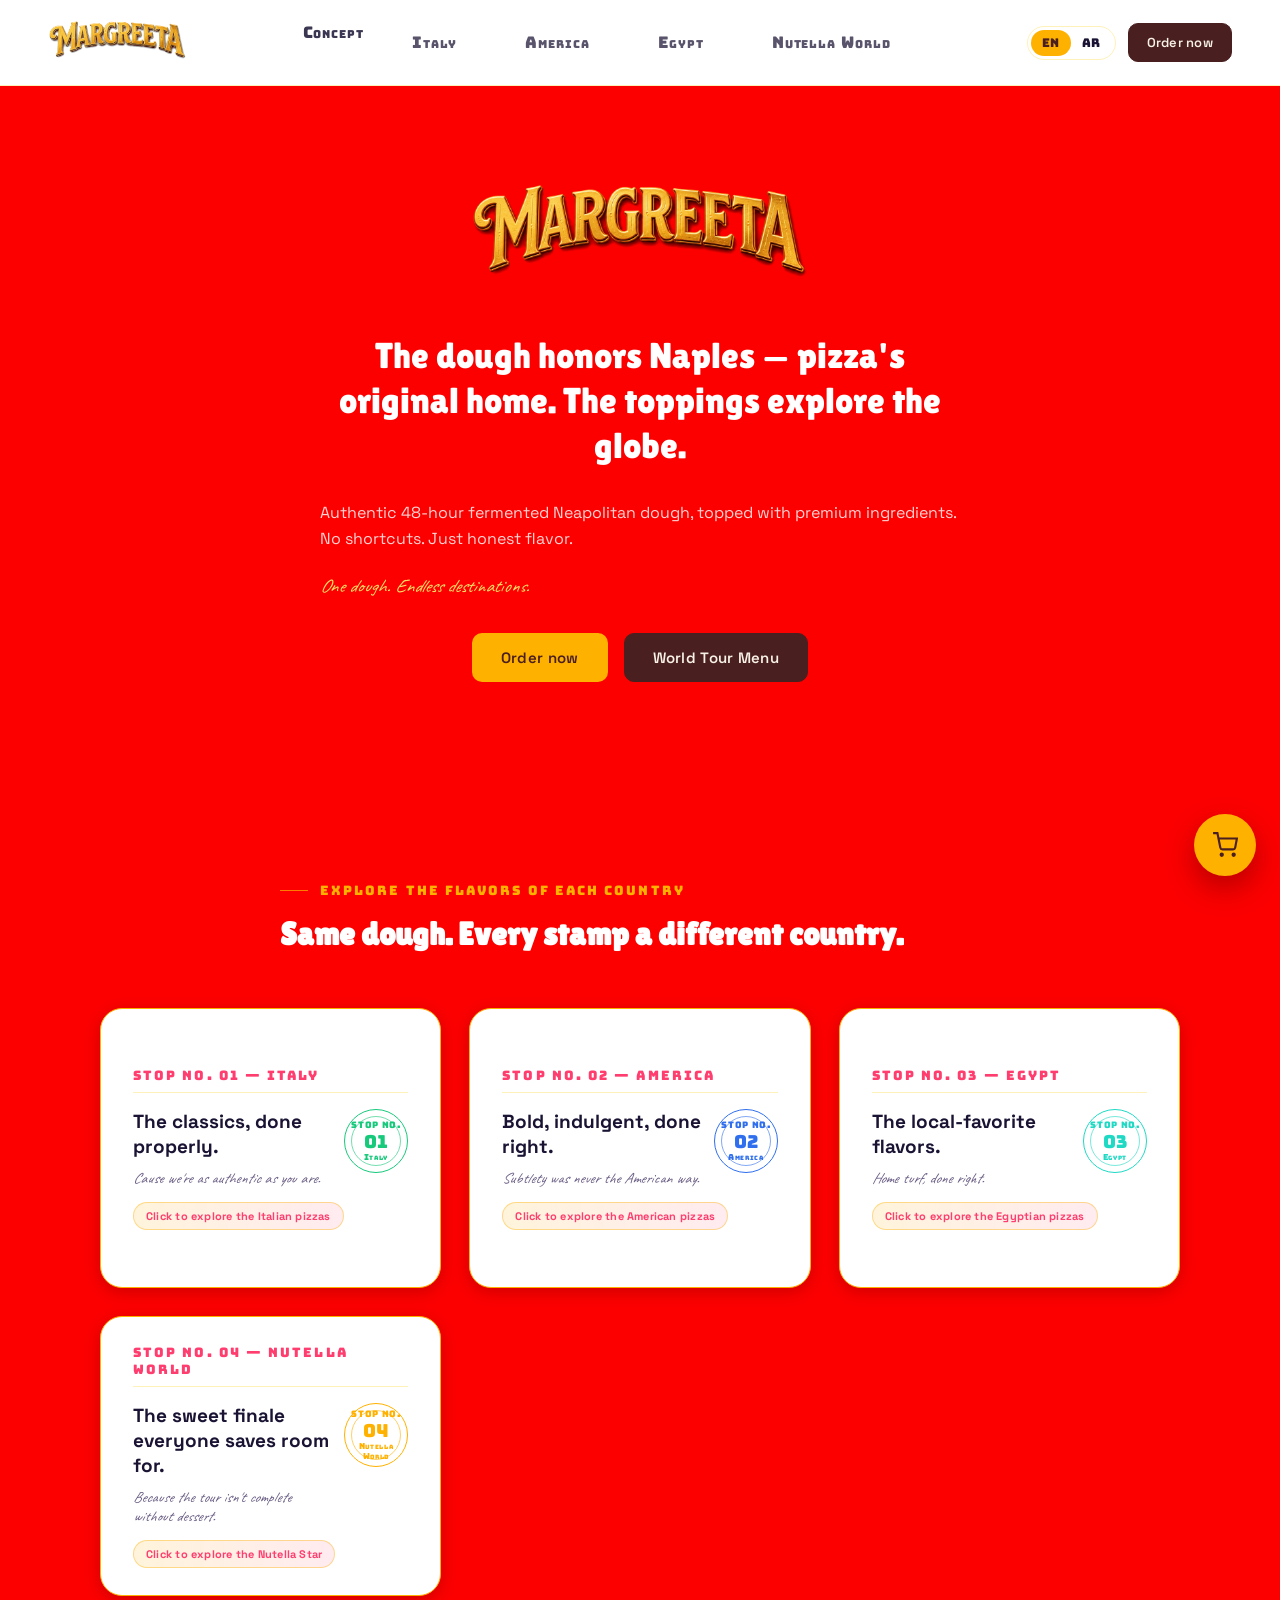
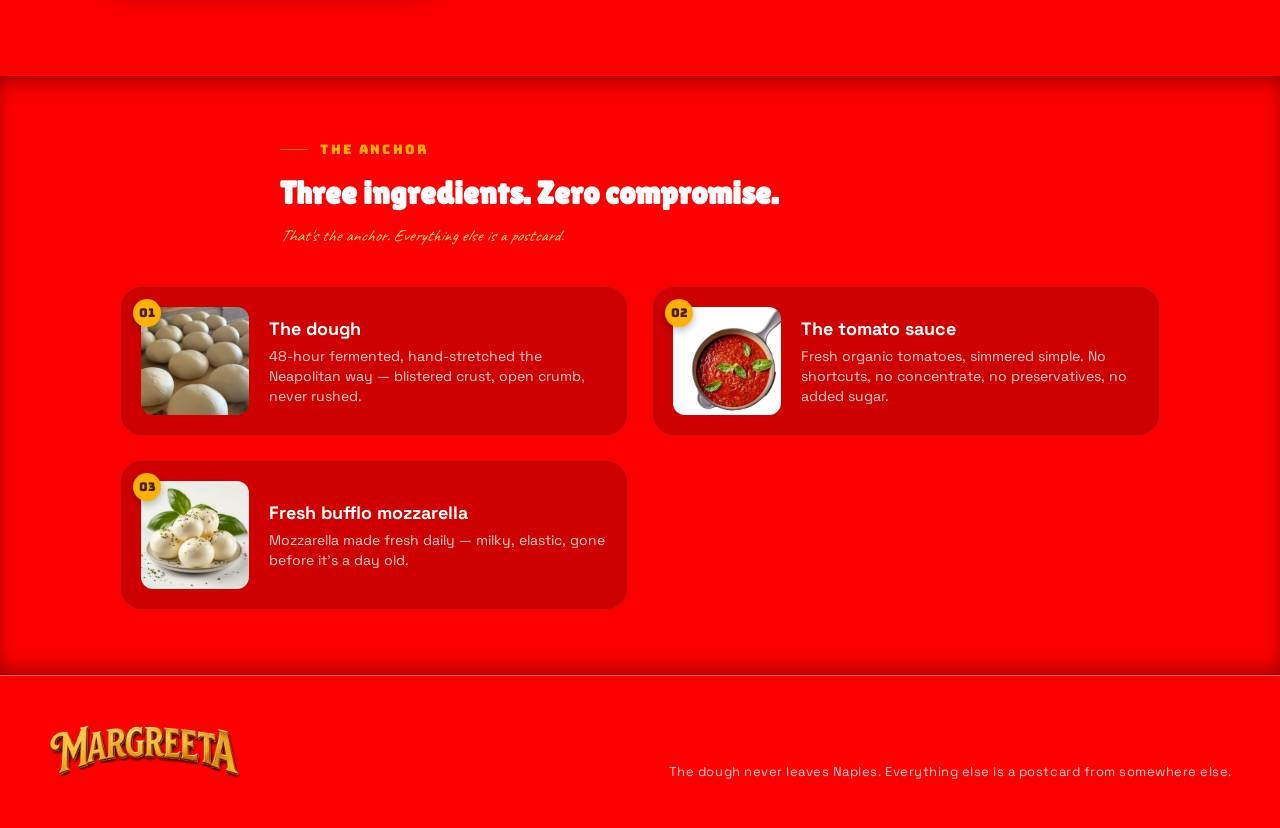
<file: index.html>
<!DOCTYPE html>
<html>
<head>
<meta charset="utf-8">
<meta name="viewport" content="width=device-width, initial-scale=1">
<title>Margreeta — Pizza Cloud Kitchen</title>
<link rel="stylesheet" href="styles.css">
<script src="vendor/react.production.min.js"></script>
<script src="vendor/react-dom.production.min.js"></script>
<script src="vendor/babel.min.js"></script>
<script src="image-slot.js?v=3"></script>
<script src="site-status.js?v=1"></script>
<script src="GenZCartStore.js?v=2"></script>
<script src="GenZLangStore.js?v=1"></script>
<script src="translations.js?v=1"></script>
<link rel="stylesheet" href="https://fonts.googleapis.com/css2?family=Lilita+One&family=Bungee&family=Caveat:wght@500;600;700&family=Space+Grotesk:wght@400;500;600;700&family=Fraunces:wght@600;700&display=swap">
<style>
:root{
--surface-cream:#FC0000;--paper-white:#FFFFFF;--surface-deep-red:#FC0000;
--brand-red:#FF3D6E;--gold-foil:#FFB100;--gold-highlight:#FFE066;
--accent-italy:#17C97B;--accent-america:#2F6FED;--accent-egypt:#1FD9C4;--accent-dessert:#FFB100;
--ink-black:#1A1333;--text-muted-on-light:#6B5E85;
--text-on-red:#FFFFFF;--text-on-red-muted:rgba(255,255,255,.82);
--border-hairline:#FFB100;--border-hairline-soft:rgba(255,224,102,.45);
--radius-sm:10px;--radius-md:22px;--radius-lg:34px;
--shadow-rest:0 4px 16px rgba(0,0,0,.18);--shadow-card:0 12px 30px rgba(0,0,0,.28);
--ease-bounce:cubic-bezier(.34,1.56,.64,1);--ease-smooth:cubic-bezier(.4,0,.2,1);
--font-display:'Lilita One',cursive;
--font-stamp:'Bungee',sans-serif;
--font-script:'Caveat',cursive;
--font-body:'Space Grotesk',sans-serif;
}
*{box-sizing:border-box}html{overflow-x:hidden}body{margin:0;font-family:var(--font-body);background:var(--surface-cream)}
.gz-cart-fab{transition:transform .2s var(--ease-bounce)}
.gz-cart-fab:hover{transform:scale(1.08)}
.gz-back-fab{transition:transform .2s var(--ease-bounce)}
.gz-back-fab:hover{transform:translateY(-50%) scale(1.08)}
@keyframes gzCartBump{
0%{transform:scale(1) rotate(0deg)}
15%{transform:scale(1.3) rotate(-14deg)}
30%{transform:scale(1.34) rotate(11deg)}
45%{transform:scale(1.22) rotate(-9deg)}
60%{transform:scale(1.13) rotate(6deg)}
75%{transform:scale(1.05) rotate(-3deg)}
100%{transform:scale(1) rotate(0deg)}
}
.gz-cart-fab-bump{animation:gzCartBump .6s var(--ease-bounce)}
@keyframes gzChipIn{
0%{opacity:0;transform:scale(.3) translateY(-8px)}
60%{opacity:1}
100%{opacity:1;transform:scale(1) translateY(0)}
}
@keyframes gzScrimIn{
0%{opacity:0}
100%{opacity:1}
}
@keyframes gzChipFloat{
0%,100%{transform:translateY(0)}
50%{transform:translateY(-8px)}
}
.gz-ordernow-scrim{animation:gzScrimIn .25s ease both}
.gz-ordernow-panel::-webkit-scrollbar{display:none}
@keyframes gzStampThud{
0%{opacity:0;transform:scale(.4) rotate(-25deg)}
55%{opacity:1;transform:scale(1.12) rotate(6deg)}
75%{transform:scale(.96) rotate(-3deg)}
100%{opacity:1;transform:scale(1) rotate(0deg)}
}
.gz-stamp-thud{animation:gzStampThud .6s var(--ease-bounce) both}
.gz-recommended-badge{overflow:hidden}
.gz-recommended-shine{position:absolute;top:0;left:-60%;width:35%;height:100%;background:linear-gradient(115deg, transparent, rgba(255,255,255,.7), transparent);transform:skewX(-20deg);animation:gzShine 3.2s ease-in-out infinite}
@keyframes gzShine{
0%{left:-60%}
35%{left:130%}
100%{left:130%}
}
@keyframes gzAddedPop{
0%{transform:scale(.94)}
60%{transform:scale(1.03)}
100%{transform:scale(1)}
}
.gz-dish-addbtn-added{animation:gzAddedPop .35s var(--ease-bounce)}
.gz-confirm-glow{position:absolute;inset:-20px;border-radius:50%;background:radial-gradient(circle, rgba(255,177,0,.45), transparent 70%);animation:gzConfirmPulse 1.8s ease-in-out infinite}
@keyframes gzConfirmPulse{
0%,100%{transform:scale(1);opacity:.7}
50%{transform:scale(1.25);opacity:1}
}
.gz-nav-underline{position:absolute;bottom:2px;height:2px;border-radius:2px;background:var(--gold-foil);box-shadow:0 0 8px 0 var(--gold-foil);transition:left .3s var(--ease-bounce), width .3s var(--ease-bounce), opacity .2s ease;pointer-events:none}
.gz-stopcard-hint-icon{animation:gzTapPulse 1.4s ease-in-out infinite}
@keyframes gzTapPulse{
0%,100%{transform:scale(1);opacity:.85}
50%{transform:scale(1.18);opacity:1}
}
@media (max-width:800px){
.gz-nav-links{display:none!important}
.gz-nav-burger{display:flex!important}
.gz-nav-mobile-menu{display:flex!important}
nav{flex-wrap:wrap}
}
@media (max-width:720px) and (orientation: portrait){
:root{
--text-eyebrow:11px;
--text-body-sm:12px;
--text-body-md:14px;
--text-body-lg:16px;
--btn-fs-sm:11px;--btn-fs-md:13px;--btn-fs-lg:14px;
--btn-pad-sm:8px 14px;--btn-pad-md:11px 20px;--btn-pad-lg:12px 22px;
--tag-pad:4px 10px;
}
.gz-nav-mobile-menu{font-size:14px!important}
.gz-nav-menu-item{padding:10px 6px!important}
.gz-nav-logo{height:30px!important}
nav{padding:12px 16px!important}
section{padding-left:16px!important;padding-right:16px!important}
footer{padding:24px 16px!important}
.gz-hero-section{padding-top:40px!important;padding-bottom:44px!important}
.gz-hero-logo{width:150px!important}
.gz-hero-headline{font-size:21px!important;margin-top:20px!important}
.gz-hero-copy{font-size:13px!important}
.gz-script-accent{font-size:14px!important}
.gz-worldtour-section{padding-top:32px!important;padding-bottom:32px!important}
.gz-worldtour-grid{display:flex!important;overflow-x:auto!important;scroll-snap-type:x mandatory;gap:16px!important;padding:4px 16px 12px!important;margin-left:-16px!important;margin-right:-16px!important;-webkit-overflow-scrolling:touch;scrollbar-width:none}
.gz-worldtour-grid::-webkit-scrollbar{display:none}
.gz-swipe-hint{display:flex!important;font-size:14px!important}
.gz-swipe-arrow{width:36px!important;height:36px!important;animation:gzSwipeBounce 1.3s ease-in-out infinite}
@keyframes gzSwipeBounce{
0%,100%{transform:translateX(0)}
50%{transform:translateX(12px)}
}
.gz-worldtour-item{flex:0 0 82%!important;scroll-snap-align:center}
.gz-concept-section{padding-top:26px!important;padding-bottom:26px!important}
.gz-section-heading{font-size:19px!important}
.gz-ingredient-row{gap:12px!important;padding:14px!important}
.gz-ingredient-img{width:52px!important;height:52px!important}
.gz-ingredient-badge{width:20px!important;height:20px!important;font-size:10px!important}
.gz-ingredient-title{font-size:14.5px!important;margin-bottom:3px!important}
.gz-ingredient-copy{font-size:12px!important}
.gz-stopcard{height:210px!important}
.gz-stopcard-title{font-size:15px!important}
.gz-stopcard-line{font-size:12.5px!important;margin-top:6px!important}
.gz-stopcard-back{padding:14px!important;gap:2px!important}
.gz-stopcard-country{font-size:16px!important}
.gz-stopcard-hint{font-size:12.5px!important;gap:5px!important}
.gz-stopcard-hint-icon{width:14px!important;height:14px!important}
.gz-stopcard-frontcue{font-size:10px!important;margin-top:8px!important;padding:5px 10px!important}
.gz-country-hero{padding-top:28px!important;padding-bottom:28px!important;gap:16px!important}
.gz-country-heading{font-size:23px!important}
.gz-country-line{font-size:14px!important}
.gz-dish-grid-section{padding-top:28px!important;padding-bottom:28px!important}
.gz-dish-name{font-size:16px!important}
.gz-dish-price{font-size:14px!important}
.gz-dish-addbtn{font-size:12.5px!important;padding:9px!important}
.gz-footer-logo{height:36px!important}
.gz-footer-text{font-size:11px!important}
.gz-cart-panel{padding:18px!important}
.gz-cart-title{font-size:20px!important}
.gz-cart-close{font-size:20px!important}
.gz-cart-item-name{font-size:13.5px!important}
.gz-cart-item-price{font-size:12px!important}
.gz-cart-total{font-size:15px!important}
.gz-cart-emoji{font-size:34px!important}
.gz-cart-confirm-main{font-size:14px!important}
.gz-cart-confirm-sub{font-size:12px!important}
.gz-cart-panel input{font-size:14px!important}
.gz-cart-panel label{font-size:11.5px!important}
.gz-cart-panel button:not(.gz-cart-close){font-size:13px!important}
}
</style>
</head>
<body>
<div id="root"></div>
<script type="text/babel" src="GenZLang.jsx?v=1"></script>
<script type="text/babel" src="components.js?v=4"></script>
<script type="text/babel" src="GenZNavBar.jsx?v=5"></script>
<script type="text/babel" src="GenZFooter.jsx?v=4"></script>
<script type="text/babel" src="GenZReveal.jsx?v=2"></script>
<script type="text/babel" src="GenZHome.jsx?v=7"></script>
<script type="text/babel" src="GenZCountryStop.jsx?v=7"></script>
<script src="pos/firebase-config.js"></script>
<script type="text/babel" src="GenZCart.jsx?v=9"></script>
<script type="text/babel" src="GenZClosedNotice.jsx?v=3"></script>
<script type="text/babel">
function App(){
  const [page, setPage] = React.useState('home');
  React.useEffect(() => {
    history.replaceState({ page: 'home' }, '', location.pathname + location.search);
    const onPopState = (e) => {
      setPage((e.state && e.state.page) || 'home');
      window.scrollTo({ top: 0 });
    };
    window.addEventListener('popstate', onPopState);
    return () => window.removeEventListener('popstate', onPopState);
  }, []);
  const navigateTo = (target) => {
    setPage(target);
    history.pushState({ page: target }, '', location.pathname + location.search);
  };
  const handleNav = (target) => {
    if (target === 'concept') {
      navigateTo('home');
      requestAnimationFrame(() => setTimeout(() => {
        const el = document.getElementById('concept-section');
        if (el) window.scrollTo({ top: el.getBoundingClientRect().top + window.scrollY - 88, behavior: 'smooth' });
      }, 50));
    } else {
      navigateTo(target);
      window.scrollTo({ top: 0 });
    }
  };
  return (
    <div>
      <GenZNavBar current={page} onNav={handleNav} />
      {page === 'home' ? <GenZHome onNav={handleNav} /> : <GenZCountryStop country={page} onNav={handleNav} />}
      <GenZFooter />
      <GenZCart />
      <GenZClosedNotice />
    </div>
  );
}
ReactDOM.createRoot(document.getElementById('root')).render(<App />);
</script>
</body>
</html>
</file>
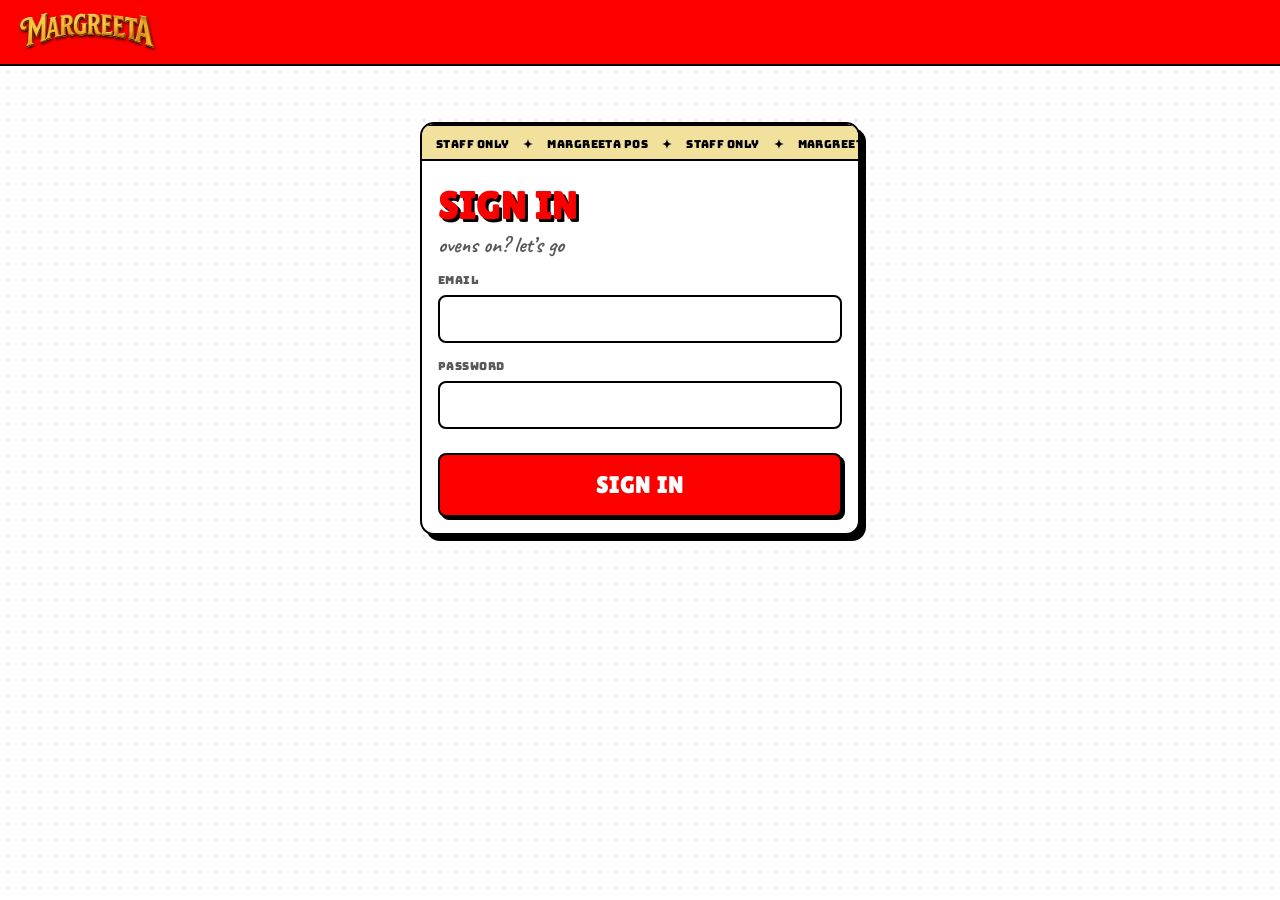
<file: pos/index.html>
<!doctype html>
<html lang="en">
<head>
<meta charset="utf-8">
<meta name="viewport" content="width=device-width,initial-scale=1,viewport-fit=cover">
<meta name="robots" content="noindex, nofollow">
<title>Margreeta POS</title>
<script>/* margreeta.com/pos without the final slash would break the relative file links */ if (/\/pos$/.test(location.pathname)) location.replace(location.pathname + '/' + location.search + location.hash);</script>
<meta name="theme-color" content="#fc0000">
<meta name="mobile-web-app-capable" content="yes">
<meta name="apple-mobile-web-app-capable" content="yes">
<meta name="apple-mobile-web-app-status-bar-style" content="black-translucent">
<meta name="apple-mobile-web-app-title" content="Margreeta POS">
<link rel="manifest" href="manifest.webmanifest">
<link rel="icon" type="image/png" href="icons/favicon-64.png">
<link rel="apple-touch-icon" href="icons/apple-touch-icon.png">
<link rel="preconnect" href="https://fonts.googleapis.com">
<link rel="preconnect" href="https://fonts.gstatic.com" crossorigin>
<link rel="stylesheet" href="https://fonts.googleapis.com/css2?family=Bungee&family=Caveat:wght@700&family=Lilita+One&family=Noto+Kufi+Arabic:wght@400;500&family=Space+Grotesk:wght@400;500&family=Space+Mono:wght@400;700&display=swap">
<link rel="stylesheet" href="pos.css?v=d47ba03fc9">
</head>
<body>
<div id="pos-root"></div>
<script src="vendor/react.production.min.js"></script>
<script src="vendor/react-dom.production.min.js"></script>
<script src="vendor/firebase-app-compat.js"></script>
<script src="vendor/firebase-auth-compat.js"></script>
<script src="vendor/firebase-firestore-compat.js"></script>
<script src="firebase-config.js?v=9448658f00"></script>
<script src="components.js?v=8d3ffe0caa"></script>
<script src="app.js?v=4592cdf6d4"></script>
</body>
</html>
</file>
<file: styles.css>
@import 'tokens/colors.css';
@import 'tokens/typography.css';
@import 'tokens/spacing.css';
</file>
<file: pos/pos.css>
/* Margreeta POS styles (moved out of margreeta-pos.html unchanged; login styles at the end) */
*,*::before,*::after{box-sizing:border-box}body{margin:0}img{max-width:100%}[hidden]{display:none!important}:root{padding-top:env(safe-area-inset-top,0px);padding-bottom:env(safe-area-inset-bottom,0px)}
:root, [data-theme="light"]{--surface:#ffffff;--surface-raised:#ffffff;--surface-sunken:#fbf5df;--dot:#fc000029;--edge:#000000;--ink:#000000;--ink-muted:#595959;--brand-red:#fc0000;--on-brand-red:#ffffff;--red-ink:#c00000;--gold:#f2e19c;--on-gold:#000000;--gold-deep:#8e6e3b;--arabic-ink:#8e6e3b;--inverse:#000000;--on-inverse:#f2e19c;--basil:#2c6a48;--basil-soft:#e3efe3;--shadow-card:6px 6px 0 #000000;--shadow-chip:3px 3px 0 #000000;--shadow-red:3px 3px 0 #fc0000;--shadow-photo:-4px 4px 0 #fc0000;--focus-ring:0 0 0 3px #f2e19c, 0 0 0 5px #000000;}
[data-theme="dark"]{--surface:#121110;--surface-raised:#1d1b18;--surface-sunken:#0a0908;--dot:#f2e19c1f;--edge:#efe9da;--ink:#f8f3e6;--ink-muted:#b3ab9a;--brand-red:#fc0000;--on-brand-red:#ffffff;--red-ink:#ff7a6e;--gold:#f2e19c;--on-gold:#000000;--gold-deep:#8e6e3b;--arabic-ink:#d2b47a;--inverse:#f2e19c;--on-inverse:#000000;--basil:#74d3a0;--basil-soft:#10301f;--shadow-card:6px 6px 0 #8e6e3b;--shadow-chip:3px 3px 0 #8e6e3b;--focus-ring:0 0 0 3px #121110, 0 0 0 5px #f2e19c;}
:root{--space-1:4px;--space-2:8px;--space-3:12px;--space-4:16px;--space-6:24px;--space-8:32px;--touch-min:48px;--touch-lg:64px;--tile-min:148px;--photo:72px;--rail-width:380px;--edge-width:2px;--radius-sm:8px;--radius-md:14px;--radius-full:9999px;--font-display:"Lilita One", "Arial Rounded MT Bold", sans-serif;--font-block:Bungee, Impact, sans-serif;--font-sans:"Space Grotesk", "Helvetica Neue", Arial, sans-serif;--font-hand:Caveat, "Comic Sans MS", cursive;--font-arabic:"Noto Kufi Arabic", "IBM Plex Sans Arabic", sans-serif;--font-mono:"Space Mono", ui-monospace, Menlo, monospace;}
.headline{font-family:var(--font-display);font-size:40px;line-height:40px;font-weight:400;}
.title{font-family:var(--font-display);font-size:24px;line-height:28px;font-weight:400;}
.item{font-family:var(--font-display);font-size:19px;line-height:22px;font-weight:400;}
.button{font-family:var(--font-display);font-size:20px;line-height:24px;font-weight:400;letter-spacing:0.02em;}
.amount{font-family:var(--font-block);font-size:40px;line-height:44px;font-weight:400;}
.price{font-family:var(--font-block);font-size:22px;line-height:24px;font-weight:400;}
.sticker{font-family:var(--font-block);font-size:11px;line-height:14px;font-weight:400;letter-spacing:0.04em;}
.body{font-family:var(--font-sans);font-size:15px;line-height:21px;font-weight:400;}
.meta{font-family:var(--font-sans);font-size:13px;line-height:18px;font-weight:500;}
.note{font-family:var(--font-hand);font-size:22px;line-height:24px;font-weight:700;}
.item-ar{font-family:var(--font-arabic);font-size:15px;line-height:24px;font-weight:500;}
.body-ar{font-family:var(--font-arabic);font-size:14px;line-height:24px;font-weight:400;}
.ticket{font-family:var(--font-mono);font-size:16px;line-height:22px;font-weight:400;}
.order-no{font-family:var(--font-mono);font-size:18px;line-height:22px;font-weight:700;}

/* Margreeta POS — component styles, after the World Tour menu.
   Every colour, space, radius and shadow is a token; type comes from the generated style classes. */

body { margin: 0; font-family: var(--font-sans); color: var(--ink); -webkit-font-smoothing: antialiased;
  background-color: var(--surface); background-image: radial-gradient(var(--dot) 1.5px, transparent 1.6px); background-size: var(--space-4) var(--space-4); }
.ps-num { font-variant-numeric: tabular-nums; }
.ps-up { text-transform: uppercase; }
.ps-pop { color: var(--brand-red); text-transform: uppercase; text-shadow: 3px 3px 0 var(--edge); margin: 0; }
.ps-stage { display: flex; flex-wrap: wrap; gap: var(--space-4); align-items: flex-start; padding: var(--space-4); }
.ps-col { display: flex; flex-direction: column; gap: var(--space-2); }
.ps-icon { width: 16px; height: 16px; flex: none; display: block; }
.ps-icon-lg { width: 20px; height: 20px; }
.ps-card { background: var(--surface-raised); color: var(--ink); border: var(--edge-width) solid var(--edge); border-radius: var(--radius-md); box-shadow: var(--shadow-card); }

/* Pressable: everything you tap sits on a hard shadow and slides into it when pressed */
.ps-press { transition: transform 60ms ease, box-shadow 60ms ease; touch-action: manipulation; user-select: none; -webkit-tap-highlight-color: transparent; }
.ps-press:active:not([disabled]) { transform: translate(3px, 3px); box-shadow: none !important; }

/* Button */
.ps-btn { appearance: none; font-family: var(--font-display); font-size: 20px; line-height: 24px; letter-spacing: .02em; text-transform: uppercase;
  display: inline-flex; align-items: center; justify-content: center; gap: var(--space-2); min-height: var(--touch-min); padding: 0 var(--space-4);
  border: var(--edge-width) solid var(--edge); border-radius: var(--radius-sm); box-shadow: var(--shadow-chip); cursor: pointer; }
.ps-btn:focus-visible { outline: none; box-shadow: var(--focus-ring); }
.ps-btn[disabled] { cursor: not-allowed; background: var(--surface-sunken); color: var(--ink-muted); border-color: var(--ink-muted); box-shadow: none; }
.ps-btn-lg { min-height: var(--touch-lg); font-size: 24px; padding: 0 var(--space-6); }
.ps-btn-block { display: flex; width: 100%; box-sizing: border-box; }
.ps-btn-primary { background: var(--brand-red); color: var(--on-brand-red); }
.ps-btn-send { background: var(--inverse); color: var(--on-inverse); box-shadow: var(--shadow-red); }
.ps-btn-secondary { background: var(--surface-raised); color: var(--ink); }
.ps-btn-quiet { background: transparent; color: var(--ink); border-color: transparent; box-shadow: none; }
.ps-btn-quiet:hover { background: var(--surface-sunken); }
.ps-btn-danger { background: var(--surface-raised); color: var(--red-ink); border-color: var(--red-ink); box-shadow: none; }
.ps-btn-amount { margin-left: auto; font-family: var(--font-block); font-size: .9em; font-variant-numeric: tabular-nums; }

/* Sticker (StatusBadge) */
.ps-badge { display: inline-flex; align-items: center; gap: var(--space-1); height: 24px; padding: 0 10px 0 8px; box-sizing: border-box; white-space: nowrap;
  border: var(--edge-width) solid var(--on-gold); border-radius: var(--radius-full); background: var(--surface-raised); color: var(--ink); text-transform: uppercase; }
.ps-badge .ps-icon { width: 13px; height: 13px; }
.ps-badge-new { background: var(--inverse); color: var(--on-inverse); border-color: var(--inverse); }
.ps-badge-firing, .ps-badge-chefs { background: var(--gold); color: var(--on-gold); }
.ps-badge-held { background: var(--surface-raised); color: var(--ink); border-color: var(--edge); }
.ps-badge-ready, .ps-badge-paid { background: var(--basil-soft); color: var(--basil); border-color: var(--basil); }
.ps-badge-late, .ps-badge-spicy { background: var(--brand-red); color: var(--on-brand-red); border-color: var(--edge); }
.ps-badge-void, .ps-badge-soldout { background: var(--surface-raised); color: var(--red-ink); border-color: var(--red-ink); }
.ps-badge-neutral { background: var(--surface-sunken); color: var(--ink-muted); border-color: var(--ink-muted); }

/* Ribbon */
.ps-ribbon { overflow: hidden; white-space: nowrap; background: var(--gold); color: var(--on-gold); border-top: var(--edge-width) solid var(--on-gold); border-bottom: var(--edge-width) solid var(--on-gold); padding: 6px 0; }
.ps-ribbon-ink { background: var(--inverse); color: var(--on-inverse); border-color: var(--inverse); }
.ps-ribbon-tilt { transform: rotate(-1.5deg); margin: var(--space-2) -8px; }
.ps-ribbon-track { display: inline-flex; align-items: center; gap: 14px; padding-left: 14px; text-transform: uppercase; }
.ps-ribbon-star { width: 10px; height: 10px; display: inline-block; fill: currentColor; }

/* CategoryTabs */
.ps-tabs { display: flex; gap: var(--space-2); padding: var(--space-2) var(--space-2) 12px; background: var(--surface-sunken); border: var(--edge-width) solid var(--edge); border-radius: var(--radius-md); overflow-x: auto; scrollbar-width: none; }
.ps-tab { appearance: none; flex: none; display: inline-flex; align-items: center; gap: var(--space-2); min-height: var(--touch-min); padding: 0 var(--space-4);
  font-family: var(--font-display); font-size: 18px; line-height: 22px; text-transform: uppercase; color: var(--ink);
  border: var(--edge-width) solid var(--edge); border-radius: var(--radius-sm); background: var(--surface-raised); box-shadow: var(--shadow-chip); cursor: pointer; }
.ps-tab:focus-visible { outline: none; box-shadow: var(--focus-ring); }
.ps-tab[aria-selected="true"] { background: var(--inverse); color: var(--on-inverse); box-shadow: var(--shadow-red); }
.ps-tab-stop { font-family: var(--font-block); font-size: 11px; line-height: 14px; opacity: .8; }

/* MenuItemTile */
.ps-tile { appearance: none; font: inherit; color: var(--ink); text-align: left; position: relative; display: flex; flex-direction: column; gap: var(--space-2);
  width: var(--tile-min); padding: var(--space-3); box-sizing: border-box; background: var(--surface-raised); border: var(--edge-width) solid var(--edge); border-radius: var(--radius-md); box-shadow: var(--shadow-chip); cursor: pointer; }
.ps-tile:focus-visible { outline: none; box-shadow: var(--focus-ring); }
.ps-tile-photo { width: var(--photo); height: var(--photo); border-radius: var(--radius-full); object-fit: cover; border: var(--edge-width) solid var(--edge); box-shadow: var(--shadow-photo); margin: 2px 0 4px 4px; background: var(--surface-sunken); }
.ps-tile-tags { position: absolute; top: var(--space-2); right: var(--space-2); display: flex; flex-direction: column; align-items: flex-end; gap: var(--space-1); }
.ps-tile-name { text-transform: uppercase; }
.ps-tile-ar { color: var(--arabic-ink); direction: rtl; text-align: left; }
.ps-tile-foot { display: flex; align-items: baseline; justify-content: space-between; gap: var(--space-1); margin-top: auto; }
.ps-tile-from { color: var(--ink-muted); text-transform: uppercase; }
.ps-tile-in { background: var(--gold); }
.ps-tile-in .ps-tile-ar, .ps-tile-in .ps-tile-from { color: var(--on-gold); }
.ps-tile-in .ps-tile-name, .ps-tile-in .ps-tile-price { color: var(--on-gold); }
.ps-tile-qty { position: absolute; top: -10px; left: -10px; min-width: 30px; height: 30px; padding: 0 var(--space-2); box-sizing: border-box; display: grid; place-items: center;
  border-radius: var(--radius-full); background: var(--inverse); color: var(--on-inverse); font-family: var(--font-block); font-size: 14px; box-shadow: var(--shadow-red); }
.ps-tile[disabled] { cursor: not-allowed; background: var(--surface-sunken); box-shadow: none; border-style: dashed; }
.ps-tile[disabled] .ps-tile-photo { filter: grayscale(1); box-shadow: none; }
.ps-tile[disabled] .ps-tile-price { text-decoration: line-through; color: var(--ink-muted); }

/* SizePicker — the menu's Mini / Medium / Regular chips */
.ps-sizes { display: inline-flex; gap: var(--space-2); }
.ps-size { appearance: none; display: flex; flex-direction: column; align-items: center; justify-content: center; gap: 2px; min-width: 84px; min-height: 64px; padding: var(--space-2) var(--space-3); box-sizing: border-box;
  background: var(--surface-raised); color: var(--ink); border: var(--edge-width) solid var(--edge); border-radius: var(--radius-sm); box-shadow: var(--shadow-chip); cursor: pointer; }
.ps-size:focus-visible { outline: none; box-shadow: var(--focus-ring); }
.ps-size .sticker { text-transform: uppercase; }
.ps-size[aria-checked="true"] { background: var(--inverse); color: var(--on-inverse); border-color: var(--inverse); box-shadow: var(--shadow-red); }

/* OrderLine */
.ps-line { appearance: none; font: inherit; color: var(--ink); text-align: left; width: 100%; display: grid; grid-template-columns: 36px 1fr auto; gap: 2px var(--space-3); align-items: start;
  padding: var(--space-3); background: var(--surface-raised); border: 0; border-bottom: var(--edge-width) solid var(--edge); cursor: pointer; box-sizing: border-box; }
.ps-line:last-child { border-bottom: 0; }
.ps-line:focus-visible { outline: none; box-shadow: inset var(--focus-ring); }
.ps-line-qty { display: grid; place-items: center; height: 32px; border-radius: var(--radius-sm); background: var(--inverse); color: var(--on-inverse); font-family: var(--font-block); font-size: 15px; }
.ps-line-body { min-width: 0; display: flex; flex-direction: column; gap: 2px; }
.ps-line-name { text-transform: uppercase; }
.ps-line-mods { color: var(--ink-muted); }
.ps-line-note { color: var(--brand-red); }
.ps-line-side { display: flex; flex-direction: column; align-items: flex-end; gap: var(--space-1); }
.ps-line-state { display: inline-flex; align-items: center; gap: var(--space-1); color: var(--ink-muted); text-transform: uppercase; }
.ps-line-sent .ps-line-state { color: var(--basil); }
.ps-line-held { background: var(--surface-sunken); }
.ps-line-held .ps-line-state { color: var(--ink); }
.ps-line-void .ps-line-name, .ps-line-void .ps-line-price { text-decoration: line-through; color: var(--ink-muted); }
.ps-line-void .ps-line-qty { background: var(--surface-sunken); color: var(--ink-muted); }
.ps-line-void .ps-line-state { color: var(--red-ink); }
.ps-line-selected { background: var(--gold); }
.ps-line-selected, .ps-line-selected .ps-line-mods, .ps-line-selected .ps-line-state { color: var(--on-gold); }

/* OrderTotals */
.ps-totals { padding: var(--space-4); display: flex; flex-direction: column; gap: var(--space-2); min-width: 300px; box-sizing: border-box; }
.ps-totals-row { display: flex; justify-content: space-between; gap: var(--space-4); color: var(--ink-muted); font-variant-numeric: tabular-nums; }
.ps-totals-row.ps-is-discount { color: var(--basil); }
.ps-totals-due { display: flex; flex-wrap: wrap; justify-content: space-between; align-items: flex-end; gap: var(--space-1) var(--space-4); padding-top: var(--space-3); margin-top: var(--space-1); border-top: var(--edge-width) dashed var(--edge); }
.ps-totals-cur { color: var(--ink-muted); margin-right: var(--space-1); }
.ps-totals-due .amount { white-space: nowrap; margin-left: auto; font-variant-numeric: tabular-nums; }

/* Keypad */
.ps-keypad { width: 316px; padding: var(--space-3); box-sizing: border-box; display: flex; flex-direction: column; gap: 10px; background: var(--surface-sunken); }
.ps-keypad-display { display: flex; align-items: center; justify-content: space-between; gap: var(--space-2); padding: var(--space-2) var(--space-3); background: var(--surface-raised); border: var(--edge-width) solid var(--edge); border-radius: var(--radius-sm); }
.ps-keypad-quick, .ps-keypad-grid { display: grid; grid-template-columns: repeat(3, 1fr); gap: 10px; }
.ps-key { appearance: none; font-family: var(--font-block); font-size: 24px; min-height: var(--touch-lg); background: var(--surface-raised); color: var(--ink); border: var(--edge-width) solid var(--edge);
  border-radius: var(--radius-sm); box-shadow: var(--shadow-chip); cursor: pointer; display: grid; place-items: center; }
.ps-key:focus-visible { outline: none; box-shadow: var(--focus-ring); }
.ps-key-quick { min-height: var(--touch-min); font-size: 16px; background: var(--gold); color: var(--on-gold); }

/* TableTile */
.ps-table { appearance: none; font: inherit; color: var(--ink); text-align: left; width: 124px; min-height: 112px; padding: var(--space-3); box-sizing: border-box; display: flex; flex-direction: column; justify-content: space-between; gap: var(--space-1);
  background: var(--surface-raised); border: var(--edge-width) solid var(--edge); border-radius: var(--radius-md); box-shadow: var(--shadow-chip); cursor: pointer; }
.ps-table:focus-visible { outline: none; box-shadow: var(--focus-ring); }
.ps-table-meta { color: var(--ink-muted); font-variant-numeric: tabular-nums; }
.ps-table-free { border-style: dashed; box-shadow: none; }
.ps-table-seated { border-width: 3px; }
.ps-table-ordered { background: var(--gold); color: var(--on-gold); }
.ps-table-ordered .ps-table-meta { color: var(--on-gold); }
.ps-table-bill { background: var(--basil-soft); }
.ps-table-dirty { background: var(--surface-sunken); box-shadow: none; }
.ps-table-round { border-radius: var(--radius-full); width: 124px; height: 124px; align-items: center; justify-content: center; text-align: center; }

/* KitchenTicket */
.ps-ticket { width: 256px; overflow: hidden; display: flex; flex-direction: column; }
.ps-ticket-head { display: flex; justify-content: space-between; align-items: flex-start; gap: var(--space-2); padding: var(--space-3) var(--space-3) var(--space-3) var(--space-4); border-bottom: var(--edge-width) solid var(--edge); background: var(--surface-raised); }
.ps-ticket-src { color: var(--ink-muted); margin-top: 2px; }
.ps-ticket-time { display: flex; flex-direction: column; align-items: flex-end; gap: var(--space-1); font-family: var(--font-block); font-size: 20px; line-height: 24px; font-variant-numeric: tabular-nums; }
.ps-ticket-new { border-width: 3px; }
.ps-ticket-warn .ps-ticket-head { background: var(--gold); color: var(--on-gold); }
.ps-ticket-warn .ps-ticket-src { color: var(--on-gold); }
.ps-ticket-late .ps-ticket-head { background: var(--brand-red); color: var(--on-brand-red); }
.ps-ticket-late .ps-ticket-src { color: var(--on-brand-red); }
.ps-ticket-ready .ps-ticket-head { background: var(--basil-soft); }
.ps-ticket-ready .ps-ticket-time { color: var(--basil); }
.ps-ticket-items { list-style: none; margin: 0; padding: var(--space-2) var(--space-4); display: flex; flex-direction: column; }
.ps-ticket-item { padding: var(--space-2) 0; border-bottom: 1px dashed var(--ink-muted); }
.ps-ticket-item:last-child { border-bottom: 0; }
.ps-ticket-item-main { display: flex; align-items: center; gap: var(--space-2); }
.ps-ticket-item-main .ps-icon { color: var(--basil); }
.ps-ticket-mods { color: var(--brand-red); padding-left: 28px; }
.ps-ticket-done .ticket { color: var(--ink-muted); text-decoration: line-through; }
.ps-ticket-foot { padding: var(--space-2) var(--space-4) var(--space-4); }

/* Layout: red header band with the logo; counter = menu grid left, order rail right (stacks under 900px); kitchen = ticket rail on the Kitchen theme; orders = stats + list. Tokens come from the Margreeta POS design system. */
html, body { height: 100%; }
#pos-root { min-height: 100%; display: flex; flex-direction: column; } /* lets the dark Kitchen theme fill the whole screen */
#pos-root > .app { flex: 1 0 auto; }
body { background-color: var(--surface); }
.app { min-height: 100%; background-color: var(--surface); background-image: radial-gradient(var(--dot) 1.5px, transparent 1.6px); background-size: var(--space-4) var(--space-4); color: var(--ink); display: flex; flex-direction: column; }
body::before { content: ""; position: fixed; inset: 0 0 auto; height: env(safe-area-inset-top, 0px); z-index: 10; background: var(--brand-red); }
button { font: inherit; }
button:focus-visible, input:focus-visible, select:focus-visible { outline: none; box-shadow: var(--focus-ring); }

.bar { position: sticky; top: env(safe-area-inset-top, 0px); z-index: 5; background: var(--brand-red); border-bottom: var(--edge-width) solid var(--edge); }
[data-theme="dark"] .bar { border-bottom-color: #000000; }
.bar-in { display: flex; align-items: center; gap: var(--space-4); flex-wrap: wrap; padding-block: 10px; padding-left: max(16px, env(safe-area-inset-left, 0px)); padding-right: max(16px, env(safe-area-inset-right, 0px)); }
.logo { height: 44px; width: auto; display: block; }
.views { display: flex; gap: var(--space-2); flex-wrap: wrap; }
.view-btn { display: inline-flex; align-items: center; gap: var(--space-2); min-height: 44px; padding: 0 var(--space-4); font-family: var(--font-display); font-size: 18px; text-transform: uppercase;
  background: #ffffff; color: #000000; border: var(--edge-width) solid #000000; border-radius: var(--radius-sm); box-shadow: 3px 3px 0 #000000; cursor: pointer; }
.view-btn[aria-current="page"] { background: #000000; color: var(--gold); }
.count { font-family: var(--font-block); font-size: 12px; min-width: 22px; height: 22px; padding: 0 6px; box-sizing: border-box; display: inline-grid; place-items: center; border-radius: var(--radius-full); background: var(--gold); color: #000000; border: 2px solid #000000; }
.bar-right { margin-left: auto; display: flex; align-items: center; gap: var(--space-2); }
.bar-right .ps-badge { border-color: #000000; }
.time-chip { background: #ffffff; color: #000000; border: var(--edge-width) solid #000000; border-radius: var(--radius-sm); padding: 4px 10px; font-variant-numeric: tabular-nums; }

.main { flex: 1; padding-block: var(--space-6) 96px; padding-left: max(16px, env(safe-area-inset-left, 0px)); padding-right: max(16px, env(safe-area-inset-right, 0px)); }

/* counter */
.counter { display: grid; grid-template-columns: minmax(0, 1fr) minmax(320px, var(--rail-width)); gap: var(--space-6); align-items: start; max-width: 1400px; margin: 0 auto; }
.menu-side { min-width: 0; display: flex; flex-direction: column; gap: var(--space-6); }
.tile-grid { display: grid; grid-template-columns: repeat(auto-fill, minmax(var(--tile-min), 1fr)); gap: var(--space-4); padding: 10px 0 0 10px; }
.tile-grid .ps-tile { width: auto; height: 100%; }
.sold-row { display: flex; flex-wrap: wrap; gap: var(--space-2); align-items: center; }
/* dough stock row (Counter and Kitchen) */
.dough-bar { display: flex; flex-direction: column; gap: var(--space-2); }
.dough-row { display: grid; grid-template-columns: repeat(3, minmax(0, 1fr)); gap: var(--space-3); max-width: 600px; }
.dough { appearance: none; font: inherit; color: var(--ink); text-align: left; cursor: pointer; display: grid; grid-template-columns: minmax(0, 1fr) auto; grid-template-areas: "size n" "note n"; align-items: center; gap: 0 var(--space-2); padding: var(--space-2) var(--space-3); box-shadow: var(--shadow-chip); min-height: var(--touch-lg); }
.dough .sticker { grid-area: size; text-transform: uppercase; color: var(--ink-muted); }
.dough .meta { grid-area: note; color: var(--ink-muted); }
.dough-n { grid-area: n; font-size: 30px; line-height: 34px; }
.dough-low { background: var(--gold); color: var(--on-gold); }
.dough-low .sticker, .dough-low .meta { color: var(--on-gold); }
.dough-out { background: var(--brand-red); color: var(--on-brand-red); }
.dough-out .sticker, .dough-out .meta { color: var(--on-brand-red); }
.dough-sheet { width: min(440px, 100%); }
.dough-sheet .ps-keypad { width: 100%; }
.dough-actions .ps-btn { flex: 1; min-width: 180px; }
.dough-alarm { width: min(560px, 100%); }
.dough-alarm .ps-ribbon { background: var(--brand-red); color: var(--on-brand-red); border-color: var(--edge); }
.rail { position: sticky; top: calc(env(safe-area-inset-top, 0px) + 84px); display: flex; flex-direction: column; max-height: calc(100vh - 110px); overflow: hidden; }
.rail-head { padding: var(--space-4); display: flex; flex-direction: column; gap: var(--space-3); border-bottom: var(--edge-width) solid var(--edge); }
.rail-title { display: flex; align-items: center; justify-content: space-between; gap: var(--space-2); }
.chan-row { display: flex; flex-wrap: wrap; gap: 6px; }
.chan { min-height: 36px; padding: 0 10px; font-family: var(--font-block); font-size: 11px; letter-spacing: .04em; text-transform: uppercase; background: var(--surface-raised); color: var(--ink); border: var(--edge-width) solid var(--edge); border-radius: var(--radius-full); box-shadow: 2px 2px 0 var(--edge); cursor: pointer; }
.chan[aria-checked="true"] { background: var(--inverse); color: var(--on-inverse); border-color: var(--inverse); box-shadow: 2px 2px 0 var(--brand-red); }
.fields { display: grid; grid-template-columns: 1fr 1fr; gap: var(--space-2); }
.field { font-family: var(--font-sans); font-size: 15px; min-height: 40px; padding: 0 10px; box-sizing: border-box; width: 100%; background: var(--surface-raised); color: var(--ink); border: var(--edge-width) solid var(--edge); border-radius: var(--radius-sm); }
.field::placeholder { color: var(--ink-muted); }
.field[aria-invalid="true"] { border-color: var(--red-ink); box-shadow: 0 0 0 2px var(--red-ink); }
.lines { overflow-y: auto; flex: 1; min-height: 120px; }
.lines .ps-line { border-bottom: 1px solid var(--edge); }
.empty { padding: var(--space-6) var(--space-4); display: flex; flex-direction: column; gap: var(--space-1); text-align: center; align-items: center; }
.line-actions { display: flex; flex-wrap: wrap; gap: var(--space-2); padding: var(--space-3) var(--space-4); border-top: var(--edge-width) solid var(--edge); background: var(--surface-sunken); }
.ps-key.mini { min-height: 48px; min-width: 48px; font-size: 22px; }
.ps-key[disabled] { opacity: .4; cursor: not-allowed; box-shadow: none; }
.rail-foot { padding: var(--space-4); display: flex; flex-direction: column; gap: var(--space-3); border-top: var(--edge-width) solid var(--edge); background: var(--surface-sunken); }
.rail-foot .ps-totals { box-shadow: none; min-width: 0; }
.foot-btns { display: grid; grid-template-columns: 1fr; gap: 10px; }
.foot-btns .ps-btn { width: 100%; box-sizing: border-box; }
.link { background: none; border: 0; padding: 4px 0; color: var(--ink-muted); text-decoration: underline; text-underline-offset: 3px; cursor: pointer; font-family: var(--font-sans); font-size: 14px; align-self: center; }
.jump { display: none; }

/* sheets */
.scrim { position: fixed; inset: 0; z-index: 20; background: #000000a6; display: grid; place-items: center; padding: max(16px, env(safe-area-inset-top, 0px)) max(16px, env(safe-area-inset-right, 0px)) max(16px, env(safe-area-inset-bottom, 0px)) max(16px, env(safe-area-inset-left, 0px)); overflow-y: auto; }
.sheet { width: min(620px, 100%); max-height: calc(100vh - 32px); overflow-y: auto; display: flex; flex-direction: column; }
.sheet.pay { width: min(760px, 100%); }
.sheet-head { display: flex; gap: var(--space-4); align-items: flex-start; padding: var(--space-4); border-bottom: var(--edge-width) solid var(--edge); }
.sheet-photo { width: 88px; height: 88px; flex: none; }
.close { margin-left: auto; flex: none; width: 44px; height: 44px; display: grid; place-items: center; background: var(--surface-raised); color: var(--ink); border: var(--edge-width) solid var(--edge); border-radius: var(--radius-sm); box-shadow: var(--shadow-chip); cursor: pointer; }
.sheet-sec { padding: var(--space-4); display: flex; flex-direction: column; gap: var(--space-2); border-bottom: 1px dashed var(--ink-muted); }
.sec-label { color: var(--ink-muted); text-transform: uppercase; }
.size-wrap { overflow-x: auto; padding: 2px 4px 6px 2px; }
.size-wrap .ps-sizes { flex-wrap: wrap; }
.chips { display: flex; flex-wrap: wrap; gap: var(--space-2); }
.chip { display: inline-flex; align-items: center; gap: 6px; min-height: 44px; padding: 0 12px; font-family: var(--font-sans); font-size: 15px; font-weight: 500; background: var(--surface-raised); color: var(--ink); border: var(--edge-width) solid var(--edge); border-radius: var(--radius-sm); box-shadow: var(--shadow-chip); cursor: pointer; }
.chip.on { background: var(--gold); color: var(--on-gold); }
.chip-p { font-family: var(--font-block); font-size: 13px; }
.sheet-foot { display: flex; gap: var(--space-4); align-items: center; padding: var(--space-4); flex-wrap: wrap; }
.stepper { display: flex; align-items: center; gap: var(--space-3); }
.stepper .ps-key { width: 56px; min-height: 56px; }
.stepper .price { min-width: 28px; text-align: center; }
.grow { flex: 1; min-width: 220px; }
.sheet .link { margin: 0 0 var(--space-4); }
.pay-grid { display: grid; grid-template-columns: minmax(0, 1fr) auto; gap: var(--space-6); padding: var(--space-4); align-items: start; }
.pay-grid .ps-totals { min-width: 0; }
.pay-grid .ps-sizes { flex-wrap: wrap; }
.paid-body { padding: var(--space-6) var(--space-4); display: flex; flex-direction: column; gap: var(--space-2); align-items: center; text-align: center; }
.big-change { font-size: 56px; line-height: 60px; }
.sheet .ps-ribbon { margin-top: var(--space-4); }

/* kitchen */
.kitchen { max-width: 1600px; margin: 0 auto; display: flex; flex-direction: column; gap: var(--space-6); }
.k-head { display: flex; align-items: center; justify-content: space-between; gap: var(--space-4); flex-wrap: wrap; }
.k-stats { display: flex; gap: var(--space-2); }
.tickets { display: grid; grid-template-columns: repeat(auto-fill, minmax(256px, 1fr)); gap: var(--space-6); align-items: start; }
.ticket-wrap { display: flex; flex-direction: column; gap: 12px; }
.ticket-wrap .ps-ticket { width: auto; }
.unpaid { align-self: flex-start; color: var(--gold); text-transform: uppercase; }
.k-empty { padding: 64px var(--space-4); text-align: center; display: flex; flex-direction: column; gap: var(--space-2); }

/* orders */
.range-row { display: flex; align-items: center; gap: var(--space-4); flex-wrap: wrap; justify-content: space-between; }
.range-btn { min-height: 48px; min-width: 96px; }
.month-nav { display: flex; align-items: center; gap: var(--space-3); }
.month-name { min-width: 0; }
.ps-key.mini[disabled] { opacity: .35; }
.month { display: flex; flex-direction: column; gap: var(--space-6); }
.card-h { display: flex; justify-content: space-between; align-items: baseline; gap: var(--space-3); flex-wrap: wrap; padding: var(--space-3) var(--space-4); border-bottom: var(--edge-width) solid var(--edge); }
.chart-card { overflow: hidden; }
.chart { display: block; width: 100%; height: auto; padding: var(--space-2) var(--space-2) 0; box-sizing: border-box; }
.c-axis { stroke: var(--edge); stroke-width: 2; }
.c-bar { fill: var(--gold); stroke: var(--on-gold); stroke-width: 1.5; }
.c-bar.today { fill: var(--brand-red); }
.c-lbl { font-family: var(--font-block); font-size: 11px; fill: var(--ink-muted); }
.c-val { font-family: var(--font-block); font-size: 12px; fill: var(--ink); }
.two-col { display: grid; grid-template-columns: minmax(0, 3fr) minmax(0, 2fr); gap: var(--space-6); align-items: start; }
.table-card { overflow: hidden; }
.tbl-wrap { overflow-x: auto; }
.tbl { width: 100%; border-collapse: collapse; font-family: var(--font-sans); font-size: 15px; }
.tbl th { text-align: left; color: var(--ink-muted); text-transform: uppercase; padding: 10px var(--space-4) 6px; white-space: nowrap; }
.tbl td { padding: 8px var(--space-4); border-top: 1px solid var(--line, var(--surface-sunken)); white-space: nowrap; }
.tbl tbody tr + tr td { border-top: 1px dashed var(--ink-muted); }
.tbl .num { text-align: right; font-variant-numeric: tabular-nums; }
.tbl tr.tot td { border-top: var(--edge-width) solid var(--edge); font-weight: 600; background: var(--surface-sunken); }
.flag-card { padding: var(--space-4); display: flex; flex-direction: column; gap: var(--space-3); }
.flag-ids { display: flex; flex-wrap: wrap; gap: var(--space-2); margin-top: var(--space-2); }
.export-row { display: flex; align-items: center; gap: var(--space-4); flex-wrap: wrap; }
.list-head { display: flex; align-items: center; justify-content: space-between; gap: var(--space-3); flex-wrap: wrap; }
.orders { max-width: 1100px; margin: 0 auto; display: flex; flex-direction: column; gap: var(--space-6); }
.stats { display: grid; grid-template-columns: repeat(4, minmax(0, 1fr)); gap: var(--space-4); }
.stat { padding: var(--space-4); display: flex; flex-direction: column; gap: var(--space-2); min-width: 0; }
.stat-n { font-size: 28px; line-height: 32px; white-space: nowrap; overflow: hidden; text-overflow: ellipsis; }
.filters { display: flex; gap: var(--space-2); flex-wrap: wrap; }
.olist { overflow: hidden; }
.orow { border-bottom: 1px solid var(--edge); }
.orow:last-child { border-bottom: 0; }
.orow.open { background: var(--surface-sunken); }
.orow-main { appearance: none; width: 100%; background: transparent; border: 0; color: var(--ink); text-align: left; cursor: pointer; display: grid; grid-template-columns: auto minmax(0, 1fr) auto auto; gap: var(--space-2) var(--space-4); align-items: center; padding: var(--space-3) var(--space-4); }
.o-src { color: var(--ink-muted); min-width: 0; overflow: hidden; text-overflow: ellipsis; white-space: nowrap; }
.o-tags { display: flex; gap: 6px; flex-wrap: wrap; }
.o-tot { text-align: right; min-width: 64px; }
.orow-detail { padding: 0 var(--space-4) var(--space-4); display: flex; flex-direction: column; gap: var(--space-3); }
.o-lines { margin: 0; padding-left: 18px; display: flex; flex-direction: column; gap: 4px; }
.o-actions { display: flex; gap: var(--space-2); flex-wrap: wrap; }
.danger-zone { display: flex; gap: var(--space-3); align-items: center; flex-wrap: wrap; justify-content: center; }

.toast { position: fixed; z-index: 30; left: 50%; transform: translateX(-50%); bottom: calc(24px + env(safe-area-inset-bottom, 0px)); padding: 12px 18px; font-family: var(--font-display); font-size: 18px; text-transform: uppercase; background: var(--inverse); color: var(--on-inverse); box-shadow: var(--shadow-red); max-width: calc(100% - 32px); }

@media (max-width: 900px) {
  .counter { grid-template-columns: minmax(0, 1fr); }
  .rail { position: static; max-height: none; }
  .lines { max-height: none; }
  .jump { display: flex; position: fixed; z-index: 6; left: max(16px, env(safe-area-inset-left, 0px)); right: max(16px, env(safe-area-inset-right, 0px)); bottom: calc(12px + env(safe-area-inset-bottom, 0px)); justify-content: space-between; align-items: center; min-height: 56px; padding: 0 var(--space-4);
    font-family: var(--font-display); font-size: 18px; text-transform: uppercase; background: var(--inverse); color: var(--on-inverse); border: var(--edge-width) solid var(--edge); border-radius: var(--radius-sm); box-shadow: var(--shadow-red); cursor: pointer; }
  .stats { grid-template-columns: repeat(2, minmax(0, 1fr)); }
  .pay-grid { grid-template-columns: minmax(0, 1fr); }
  .pay-grid .ps-keypad { width: 100%; }
  .two-col { grid-template-columns: minmax(0, 1fr); }
}
@media (max-width: 560px) {
  .logo { height: 34px; }
  .bar-right { margin-left: 0; }
  .orow-main { grid-template-columns: auto minmax(0, 1fr) auto; }
  .o-tags { grid-column: 1 / -1; grid-row: 2; }
  .fields { grid-template-columns: 1fr; }
  .tile-grid { grid-template-columns: repeat(2, minmax(0, 1fr)); }
}
@media (prefers-reduced-motion: reduce) { .ps-press { transition: none; } }

/* Staff login (added for the hosted version; uses the same tokens and components) */
.login { width: min(440px, 100%); margin: var(--space-8) auto 0; overflow: hidden; display: flex; flex-direction: column; }
.login-body { padding: var(--space-6) var(--space-4) var(--space-4); display: flex; flex-direction: column; gap: var(--space-2); }
.login-body .headline { margin: 0; }
.login-body .field { min-height: var(--touch-min); }
.login-body .sec-label { margin-top: var(--space-2); }
.login-body .ps-btn { margin-top: var(--space-4); }
</file>
